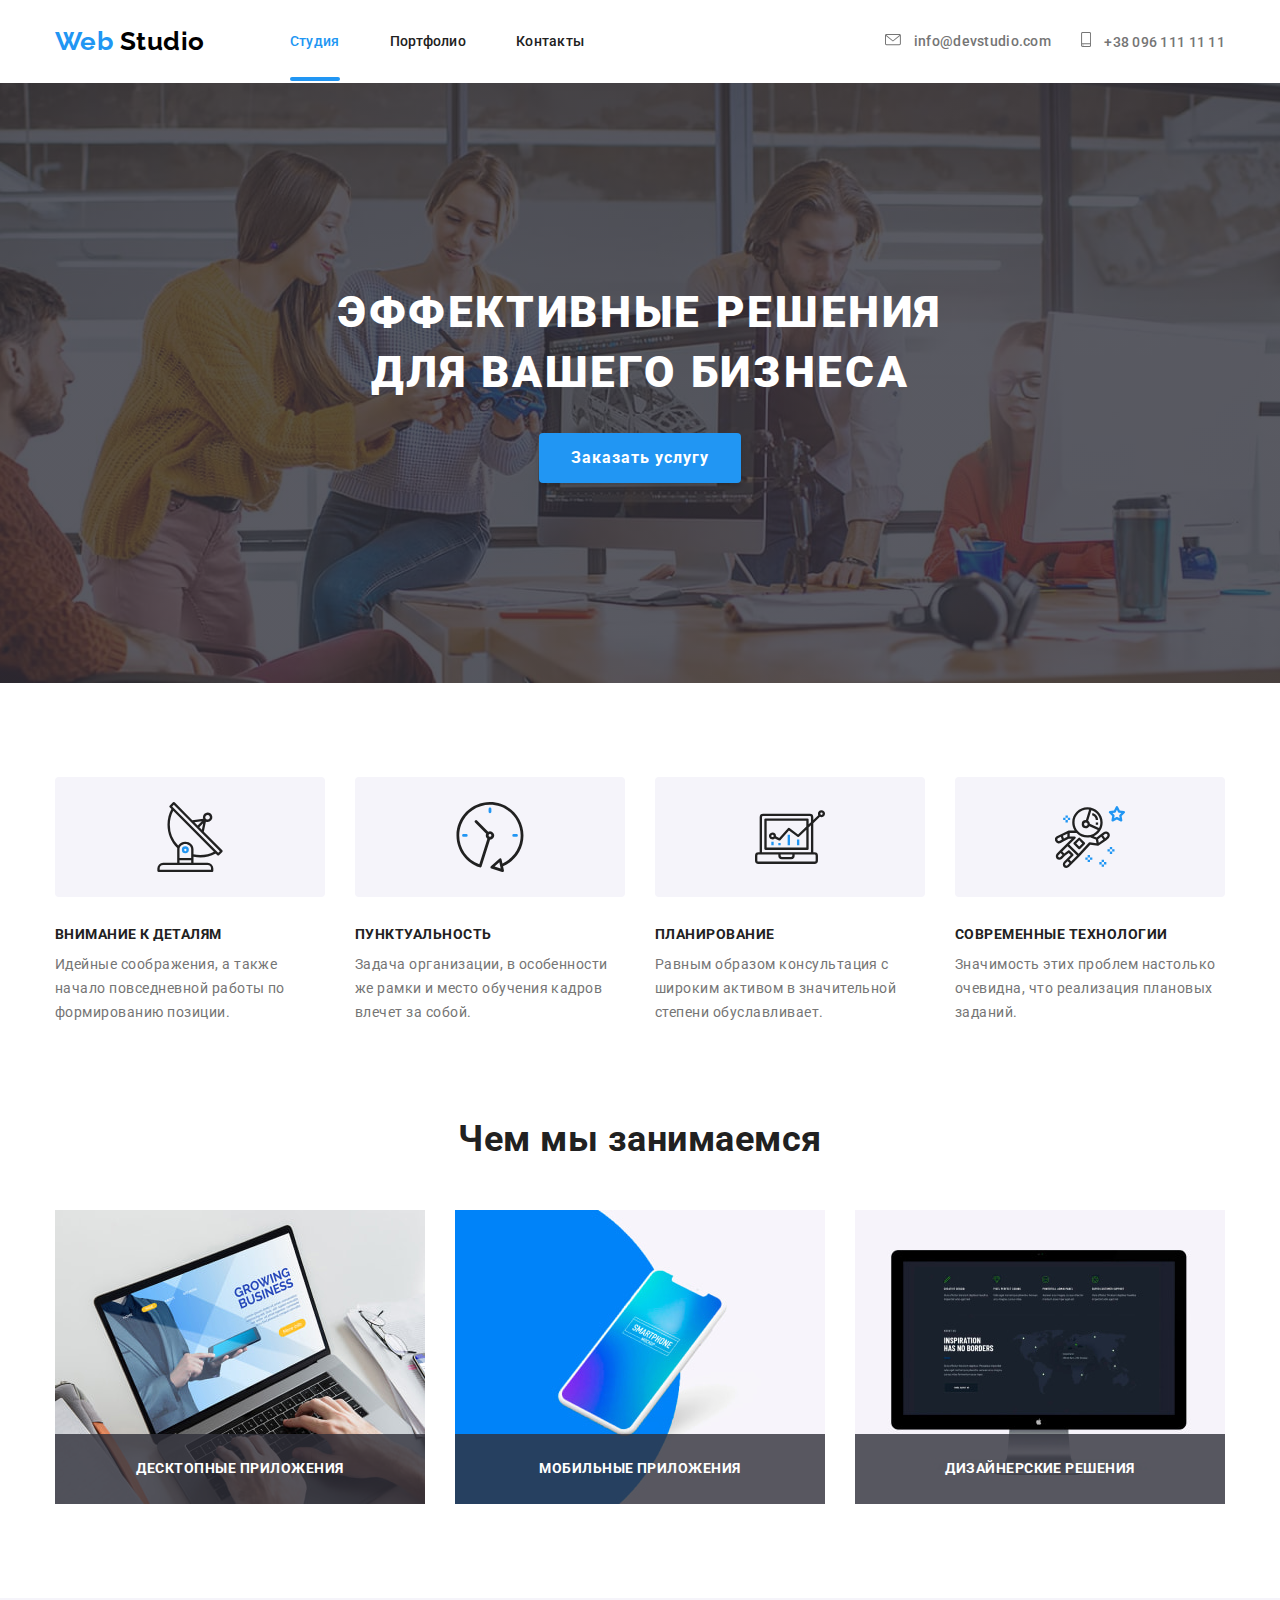
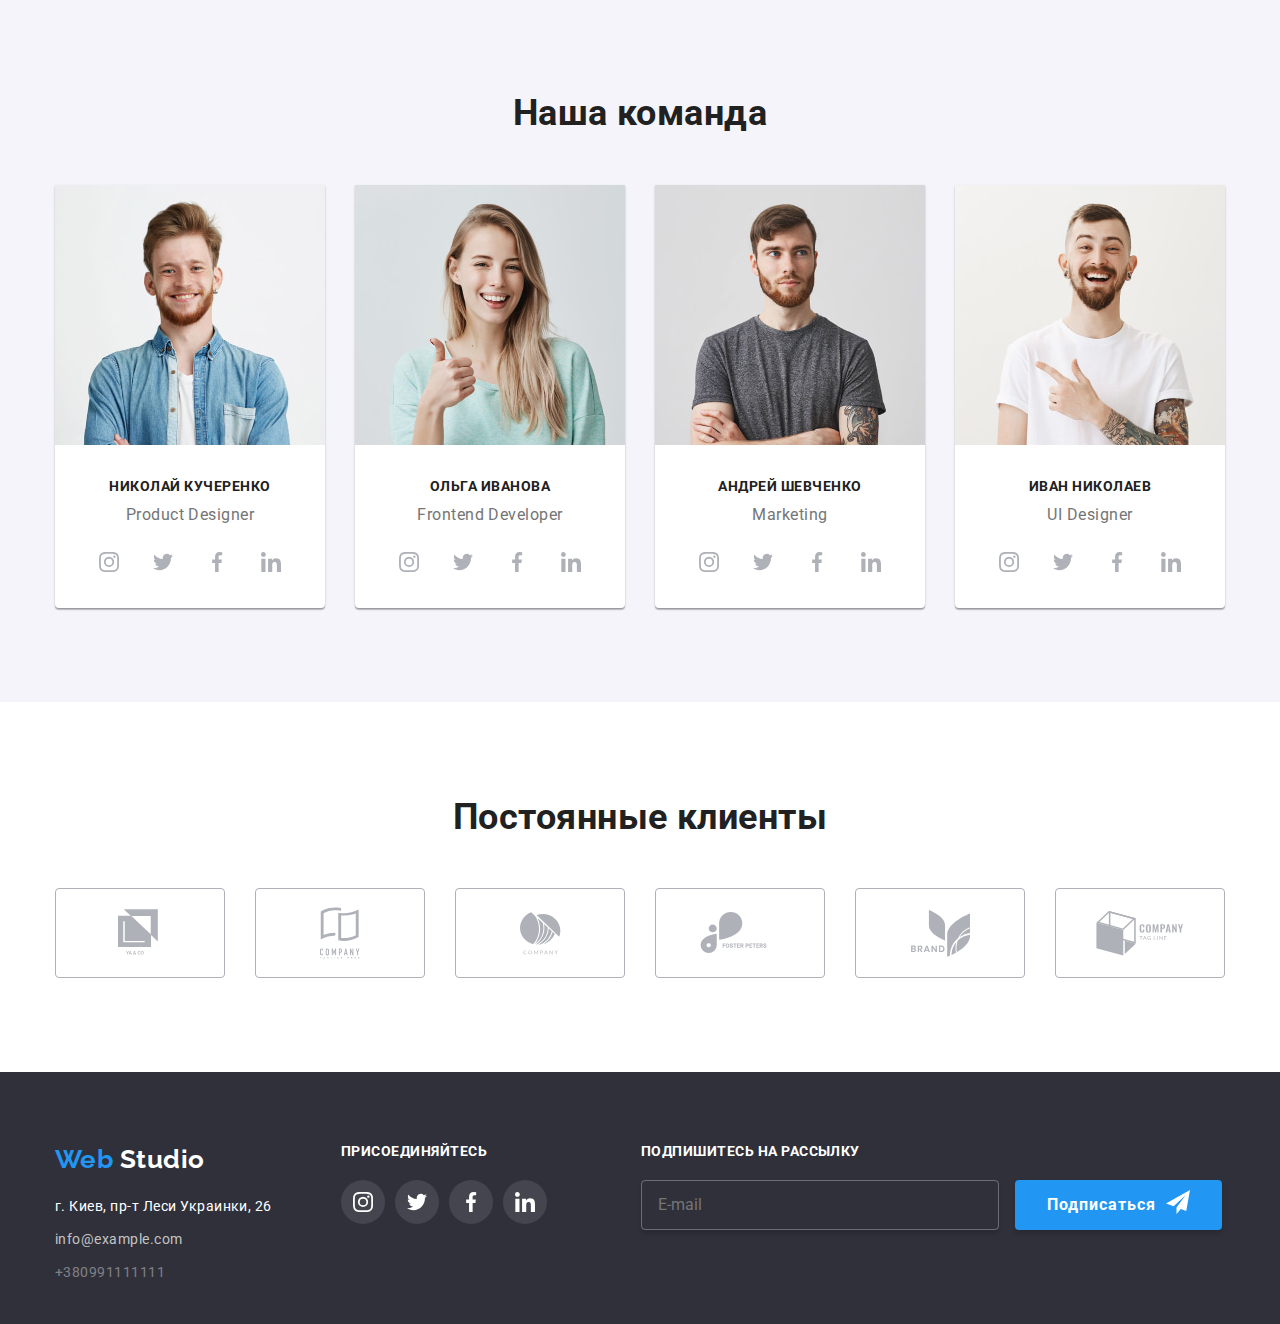
<file: index.html>
<!DOCTYPE html>
<html lang="ru">
  <head>
    <meta charset="UTF-8" />
    <meta name="viewport" content="width=device-width, initial-scale=1.0" />
    <title>Document</title>
    <link
      href="https://fonts.googleapis.com/css2?family=Raleway:wght@700&family=Roboto:wght@400;500;700;900&display=swap"
      rel="stylesheet"
    />
    <link
      rel="stylesheet"
      href="https://cdnjs.cloudflare.com/ajax/libs/modern-normalize/0.6.0/modern-normalize.min.css"
    />
    <link rel="stylesheet" href="./css/main.min.css" />
  </head>
  
  <body>
    <!-- Хедер -->
    <header>
      <div class="container header-flex">
        <nav class="header-flex">
          <a href="./index.html" class="logo-header list">
            Web
            <span class="logo-header-studio">Studio</span>
          </a>
          <ul class="site-nav header-flex list">
            <li class="item">
              <a href="./index.html" class="link current list">Студия</a>
            </li>
            <li class="item">
              <a href="./portfolio.html" class="link list">Портфолио</a>
            </li>
            <li class="item">
              <a href="" class="link list">Контакты</a>
            </li>
          </ul>
        </nav>

        <ul class="contacts header-flex list">
          <li class="main-item">
            <a href="mailto:info@devstudio.com" class="link list">
              <svg class="icon" width="16" height="12">
                <use href="./images/sprite.svg#envelope"></use>
              </svg>
              info@devstudio.com
            </a>
          </li>
          <li class="main-item">
            <a href="tel:+380961111111" class="link list">
              <svg class="icon" width="10" height="15">
                <use href="./images/sprite.svg#smartphone"></use>
              </svg>
              +38 096 111 11 11
            </a>
          </li>
        </ul>
      </div>
    </header>

    <!-- Мейн -->
    <main>
      <section class="hero">
        <h1 class="hero-title">Эффективные решения <br />для вашего бизнеса</h1>
        <button class="button" data-modal-open>Заказать услугу</button>
      </section>

      <!-- Преимущества -->
      <section class="section no-padding">
        <div class="container">
          <ul class="features list main-flex">
            <li class="main-item">
              <div class="features-img">
                <svg class="icon">
                  <use href="./images/sprite.svg#antenna1"></use>
                </svg>
              </div>
              <h3 class="features-subtitle">Внимание к деталям</h3>
              <p class="features-text">
                Идейные соображения, а также начало повседневной работы по
                формированию позиции.
              </p>
            </li>
            <li class="main-item">
              <div class="features-img">
                <svg class="icon">
                  <use href="./images/sprite.svg#clock1"></use>
                </svg>
              </div>
              <h3 class="features-subtitle">Пунктуальность</h3>
              <p class="features-text">
                Задача организации, в особенности же рамки и место обучения
                кадров влечет за собой.
              </p>
            </li>
            <li class="main-item">
              <div class="features-img">
                <svg class="icon">
                  <use href="./images/sprite.svg#diagram1"></use>
                </svg>
              </div>
              <h3 class="features-subtitle">Планирование</h3>
              <p class="features-text">
                Равным образом консультация с широким активом в значительной
                степени обуславливает.
              </p>
            </li>
            <li class="main-item">
              <div class="features-img">
                <svg class="icon">
                  <use href="./images/sprite.svg#astronaut1"></use>
                </svg>
              </div>
              <h3 class="features-subtitle">Современные технологии</h3>
              <p class="features-text">
                Значимость этих проблем настолько очевидна, что реализация
                плановых заданий.
              </p>
            </li>
          </ul>
        </div>
      </section>

      <!-- Специализация -->
      <section class="section">
        <div class="container">
          <h2 class="section-title">Чем мы занимаемся</h2>
          <ul class="specialization list main-flex">
            <li class="main-item">
              <a href="" class="list">
                <img
                  class="projects-img"
                  src="./images/desktop-app.jpg"
                  alt="Лептоп"
                  width="370"
                />
                <h3 class="specialization-subtitle">Десктопные приложения</h3>
              </a>
            </li>
            <li class="main-item">
              <a href="" class="list">
                <img
                  class="projects-img"
                  src="./images/mobile-app.jpg"
                  alt="Смартфон"
                  width="370"
                />
                <h3 class="specialization-subtitle">Мобильные приложения</h3>
              </a>
            </li>
            <li class="main-item">
              <a href="" class="list">
                <img
                  class="projects-img"
                  src="./images/design-decisions.jpg"
                  alt="ПК"
                  width="370"
                />
                <h3 class="specialization-subtitle">Дизайнерские решения</h3>
              </a>
            </li>
          </ul>
        </div>
      </section>

      <!-- Команда -->
      <section class="section work">
        <div class="container">
          <h2 class="section-title">Наша команда</h2>
          <ul class="team list main-flex">
            <li class="main-item">
              <img
                class="team-photo"
                src="./images/nikolay-kucherenko.jpg"
                alt="фото Николай Кучеренко"
                width="270"
              />
              <h3 class="team-subtitle">Николай Кучеренко</h3>
              <p class="team-text">Product Designer</p>
              <ul class="team-networks list main-flex">
                <li class="item">
                  <a
                    href=""
                    aria-label="instagram link"
                    class="social-link list"
                  >
                    <svg class="icon">
                      <use href="./images/sprite.svg#instagram"></use>
                    </svg>
                  </a>
                </li>
                <li class="item">
                  <a href="" aria-label="twitter link" class="social-link list">
                    <svg class="icon">
                      <use href="./images/sprite.svg#twitter"></use>
                    </svg>
                  </a>
                </li>
                <li class="item">
                  <a
                    href=""
                    aria-label="facebook link"
                    class="social-link list"
                  >
                    <svg class="icon">
                      <use href="./images/sprite.svg#facebook"></use>
                    </svg>
                  </a>
                </li>
                <li class="item">
                  <a
                    href=""
                    aria-label="linkedin link"
                    class="social-link list"
                  >
                    <svg class="icon">
                      <use href="./images/sprite.svg#linkedin"></use>
                    </svg>
                  </a>
                </li>
              </ul>
            </li>
            <li class="main-item">
              <img
                class="team-photo"
                src="./images/olga-ivanova.jpg"
                alt="фото Ольга Иванова"
                width="270"
              />
              <h3 class="team-subtitle">Ольга Иванова</h3>
              <p class="team-text">Frontend Developer</p>
              <ul class="team-networks list main-flex">
                <li class="item">
                  <a
                    href=""
                    aria-label="instagram link"
                    class="social-link list"
                  >
                    <svg class="icon">
                      <use href="./images/sprite.svg#instagram"></use>
                    </svg>
                  </a>
                </li>
                <li class="item">
                  <a href="" aria-label="twitter link" class="social-link list">
                    <svg class="icon">
                      <use href="./images/sprite.svg#twitter"></use>
                    </svg>
                  </a>
                </li>
                <li class="item">
                  <a
                    href=""
                    aria-label="facebook link"
                    class="social-link list"
                  >
                    <svg class="icon">
                      <use href="./images/sprite.svg#facebook"></use>
                    </svg>
                  </a>
                </li>
                <li class="item">
                  <a
                    href=""
                    aria-label="linkedin link"
                    class="social-link list"
                  >
                    <svg class="icon">
                      <use href="./images/sprite.svg#linkedin"></use>
                    </svg>
                  </a>
                </li>
              </ul>
            </li>
            <li class="main-item">
              <img
                class="team-photo"
                src="./images/andrey-shevchenko.jpg"
                alt="фото Андрей Шевченко"
                width="270"
              />
              <h3 class="team-subtitle">Андрей Шевченко</h3>
              <p class="team-text">Marketing</p>
              <ul class="team-networks list main-flex">
                <li class="item">
                  <a
                    href=""
                    aria-label="instagram link"
                    class="social-link list"
                  >
                    <svg class="icon">
                      <use href="./images/sprite.svg#instagram"></use>
                    </svg>
                  </a>
                </li>
                <li class="item">
                  <a href="" aria-label="twitter link" class="social-link list">
                    <svg class="icon">
                      <use href="./images/sprite.svg#twitter"></use>
                    </svg>
                  </a>
                </li>
                <li class="item">
                  <a
                    href=""
                    aria-label="facebook link"
                    class="social-link list"
                  >
                    <svg class="icon">
                      <use href="./images/sprite.svg#facebook"></use>
                    </svg>
                  </a>
                </li>
                <li class="item">
                  <a
                    href=""
                    aria-label="linkedin link"
                    class="social-link list"
                  >
                    <svg class="icon">
                      <use href="./images/sprite.svg#linkedin"></use>
                    </svg>
                  </a>
                </li>
              </ul>
            </li>
            <li class="main-item">
              <img
                class="team-photo"
                src="./images/ivan-nikolaev.jpg"
                alt="фото Иван Николаев"
                width="270"
              />
              <h3 class="team-subtitle">Иван Николаев</h3>
              <p class="team-text">UI Designer</p>
              <ul class="team-networks list main-flex">
                <li class="item">
                  <a
                    href=""
                    aria-label="instagram link"
                    class="social-link list"
                  >
                    <svg class="icon">
                      <use href="./images/sprite.svg#instagram"></use>
                    </svg>
                  </a>
                </li>
                <li class="item">
                  <a href="" aria-label="twitter link" class="social-link list">
                    <svg class="icon">
                      <use href="./images/sprite.svg#twitter"></use>
                    </svg>
                  </a>
                </li>
                <li class="item">
                  <a
                    href=""
                    aria-label="facebook link"
                    class="social-link list"
                  >
                    <svg class="icon">
                      <use href="./images/sprite.svg#facebook"></use>
                    </svg>
                  </a>
                </li>
                <li class="item">
                  <a
                    href=""
                    aria-label="linkedin link"
                    class="social-link list"
                  >
                    <svg class="icon">
                      <use href="./images/sprite.svg#linkedin"></use>
                    </svg>
                  </a>
                </li>
              </ul>
            </li>
          </ul>
        </div>
      </section>

      <!-- Клиенты -->
      <section class="section">
        <div class="container">
          <h2 class="section-title">Постоянные клиенты</h2>
          <ul class="clients list main-flex">
            <li class="main-item">
              <a
                href=""
                aria-label="logo client1 link"
                class="clients-link list"
              >
                <svg class="icon" width="44" height="49">
                  <use href="./images/sprite.svg#client1"></use>
                </svg>
              </a>
            </li>
            <li class="main-item">
              <a
                href=""
                aria-label="logo client2 link"
                class="clients-link list"
              >
                <svg class="icon" width="40" height="52">
                  <use href="./images/sprite.svg#client2"></use>
                </svg>
              </a>
            </li>
            <li class="main-item">
              <a
                href=""
                aria-label="logo client3 link"
                class="clients-link list"
              >
                <svg class="icon" width="41" height="43">
                  <use href="./images/sprite.svg#client3"></use>
                </svg>
              </a>
            </li>
            <li class="main-item">
              <a
                href=""
                aria-label="logo client4 link"
                class="clients-link list"
              >
                <svg class="icon" width="80" height="42">
                  <use href="./images/sprite.svg#client4"></use>
                </svg>
              </a>
            </li>
            <li class="main-item">
              <a
                href=""
                aria-label="logo client5 link"
                class="clients-link list"
              >
                <svg class="icon" width="59" height="47">
                  <use href="./images/sprite.svg#client5"></use>
                </svg>
              </a>
            </li>
            <li class="main-item">
              <a
                href=""
                aria-label="logo client6 link"
                class="clients-link list"
              >
                <svg class="icon" width="88" height="45">
                  <use href="./images/sprite.svg#client6"></use>
                </svg>
              </a>
            </li>
          </ul>
        </div>
      </section>
    </main>

    <!-- Футер -->
    <footer class="footer">
      <div class="container main-flex">
        <div class="foot-element-1">
          <a href="./index.html" class="logo-footer list">
            Web
            <span class="logo-footer-studio">Studio</span>
          </a>
          <address class="address">
            <span class="adr">г. Киев, пр-т Леси Украинки, 26</span>
            <a href="mailto:info@example.com" class="mail list"
              >info@example.com
            </a>
            <a href="tel:+380991111111" class="telephone list">+380991111111</a>
          </address>
        </div>

        <div class="foot-element-2">
          <b class="social">присоединяйтесь</b>
          <ul class="footer-networks list main-flex">
            <li class="item">
              <a
                href=""
                aria-label="instagram link"
                class="social-link list"
              >
                <svg class="icon">
                  <use href="./images/sprite.svg#instagram"></use>
                </svg>
              </a>
            </li>
            <li class="item">
              <a
                href=""
                aria-label="twitter link"
                class="social-link list"
              >
                <svg class="icon">
                  <use href="./images/sprite.svg#twitter"></use>
                </svg>
              </a>
            </li>
            <li class="item">
              <a
                href=""
                aria-label="facebook link"
                class="social-link list"
              >
                <svg class="icon">
                  <use href="./images/sprite.svg#facebook"></use>
                </svg>
              </a>
            </li>
            <li class="item">
              <a
                href=""
                aria-label="linkedin link"
                class="social-link list"
              >
                <svg class="icon">
                  <use href="./images/sprite.svg#linkedin"></use>
                </svg>
              </a>
            </li>
          </ul>
        </div>

        <div>
          <b class="social">подпишитесь на рассылку</b>
          <div class="mailing">
            <form>
              <input
                type="email"
                name="email"
                id="email"
                placeholder="E-mail"
                class="input-email"
              />
              <button type="submit" class="button list">
                Подписаться
                <svg class="icon">
                  <use href="./images/sprite.svg#send"></use>
                </svg>
              </button>
            </form>
          </div>
        </div>

      </div>
    </footer>

    <div class="backdrop is-hidden" data-modal>
      <div class="modal">
        <button data-modal-close class="button-close">
          <svg class="icon">
            <use href="./images/sprite.svg#close"></use>
          </svg>
        </button>

        <form autocomplete="off" class="order-form">
          <b class="order-title">Оставьте свои данные, мы вам перезвоним</b>

          <div class="order-field">
            <input type="text" class="order-form-input" name="name" id="name" placeholder=" "/>
            <label for="name" class="order-form-label">Имя</label>
            <svg class="icon">
              <use href="./images/sprite.svg#person"></use>
            </svg>
          </div>

          <div class="order-field">
            <input type="tel" class="order-form-input" name="tel" id="tel" placeholder=" "/>
            <label for="tel" class="order-form-label">Телефон</label>
            <svg class="icon">
              <use href="./images/sprite.svg#phone"></use>
            </svg>
          </div>

          <div class="order-field">
            <input type="email" class="order-form-input" name="mail" id="mail" placeholder=" "/>
            <label for="mail" class="order-form-label">Почта</label>
            <svg class="icon">
              <use href="./images/sprite.svg#email"></use>
            </svg>
          </div>

          <div class="order-field-comment">
            <textarea name="comment" class="order-form-input" id="comment" rows="6" placeholder=" "></textarea>
            <label for="comment" class="order-form-label comment">Комментарий</label>
          </div>

          <div class="order-field-subscribe">
            <label>
              <input class="checkbox-input"
              type="checkbox"
              name="subscribe"
              value="subscribe"
              />
              <span class="checkbox-text">Соглашаюсь с рассылкой и принимаю
                <a href="" class="checkbox-link">Условия договора</a>
              </span>
            </label>
          </div>
  
          <button type="submit" class="button">Отправить</button>

        </form>

      </div>
    </div>

    <script src="./js/modal.js"></script>
  </body>
</html>
</file>
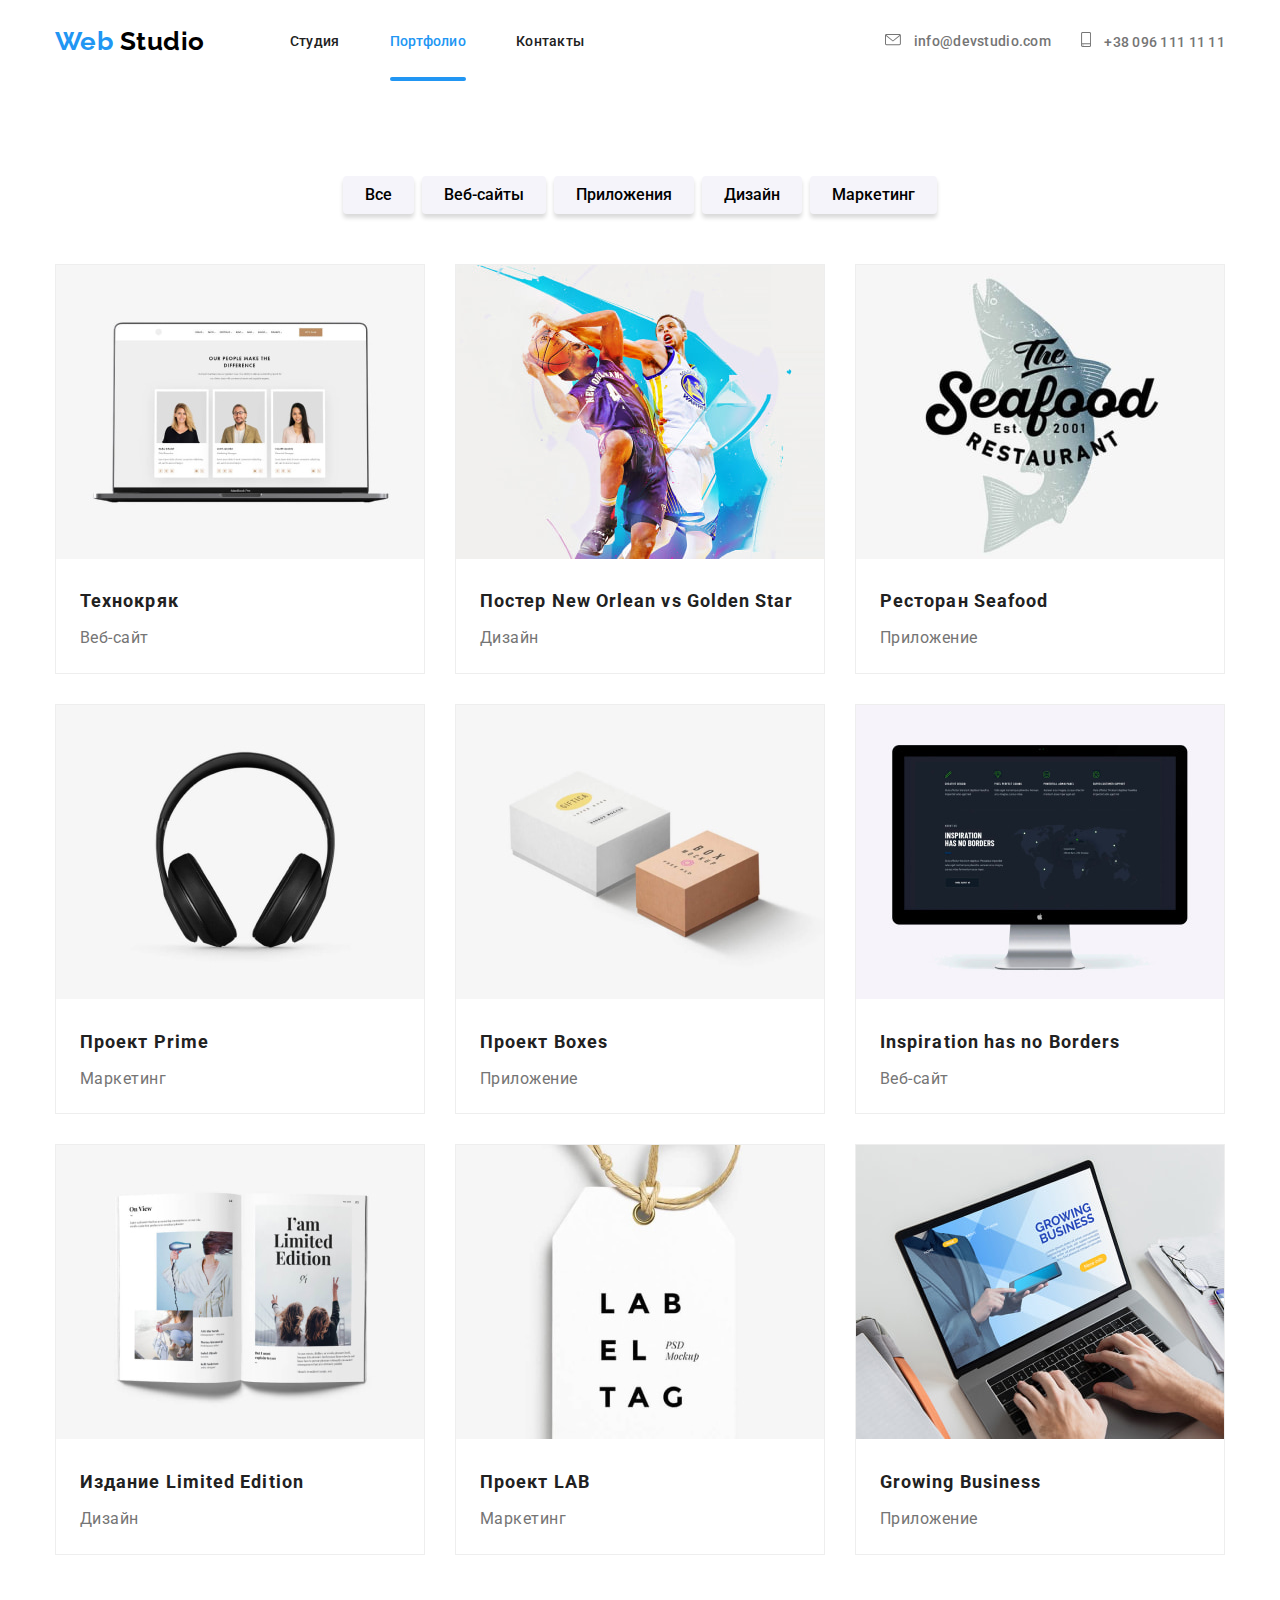
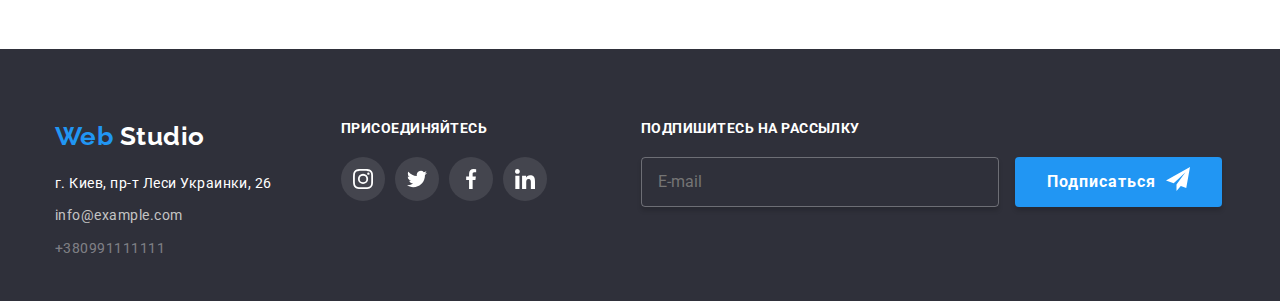
<file: portfolio.html>
<!DOCTYPE html>
<html lang="ru">
  <head>
    <meta charset="UTF-8" />
    <meta name="viewport" content="width=device-width, initial-scale=1.0" />
    <title>Document</title>
    <link 
        href="https://fonts.googleapis.com/css2?family=Raleway:wght@700&family=Roboto:wght@400;500;700;900&display=swap" 
        rel="stylesheet">
    <link rel="stylesheet" href="./css/main.min.css">
  </head>
  <body>

    <!-- Хедер -->
    <header class="page-header">
      <div class="container header-flex">
        <nav class="header-flex">
          <a href="./index.html" class="logo-header list">
            Web
            <span class="logo-header-studio">Studio</span>
          </a>
          <ul class="site-nav header-flex list">
            <li class="item"><a href="./index.html" class="link list">Студия</a></li>
            <li class="item"><a href="./portfolio.html" class="link  current list">Портфолио</a></li>
            <li class="item"><a href="" class="link list">Контакты</a></li>
          </ul>
        </nav>
  
        <ul class="contacts header-flex list">
          <li class="main-item">
            <a href="mailto:info@devstudio.com" class="link list">
              <svg class="icon" width="16" height="12">
                <use href="./images/sprite.svg#envelope"></use>
              </svg>
              info@devstudio.com
            </a>
          </li>
          <li class="main-item">
            <a href="tel:+380961111111" class="link list">
              <svg class="icon" width="10" height="15">
                <use href="./images/sprite.svg#smartphone"></use>
              </svg>
              +38 096 111 11 11
            </a>
          </li>
        </ul>
      </div>
    </header>

    <!-- Мейн -->
    <main>
        <!-- Проекты -->
        <section class="section-projects">
          <div class="container">
            <h1 class="projects-title" hidden>Проекты</h1>
            <ul class="filters list filters-flex">
                <li class="filters-item"><button type="button" class="filters-button">Все</button></li>
                <li class="filters-item"><button type="button" class="filters-button">Веб-сайты</button></li>
                <li class="filters-item"><button type="button" class="filters-button">Приложения</button></li>
                <li class="filters-item"><button type="button" class="filters-button">Дизайн</button></li>
                <li class="filters-item"><button type="button" class="filters-button">Маркетинг</button></li>
            </ul>
            
            <ul class="projects list projects-flex">
                <li class="projects-item">
                    <a href="" class="link list">
                        <div class="projects-img">
                          <img src="./images/project1.jpg" alt="Проект 1">
                          <p class="projects-description">Технокряк это современная площадка распространения коронавируса. Компании используют эту платформу для цифрового шпионажа и атак на защищённые сервера конкурентов.</p>
                        </div>
                        <div>
                          <h2 class="projects-title">Технокряк</h2>
                          <p class="projects-text">Веб-сайт</p>
                        </div>
                    </a>
                </li>
                <li class="projects-item">
                    <a href="" class="link list">
                        <div class="projects-img">
                          <img src="./images/project2.jpg" alt="Проект 2">
                          <p class="projects-description">Технокряк это современная площадка распространения коронавируса. Компании используют эту платформу для цифрового шпионажа и атак на защищённые сервера конкурентов.</p>
                        </div>
                        <div>
                          <h2 class="projects-title">Постер New Orlean vs Golden Star</h2>
                          <p class="projects-text">Дизайн</p>
                        </div>
                    </a>
                </li>
                <li class="projects-item">
                    <a href="" class="link list">
                        <div class="projects-img">
                          <img src="./images/project3.jpg" alt="Проект 3">
                          <p class="projects-description">Технокряк это современная площадка распространения коронавируса. Компании используют эту платформу для цифрового шпионажа и атак на защищённые сервера конкурентов.</p>
                        </div>
                        <div>
                          <h2 class="projects-title">Ресторан Seafood</h2>
                          <p class="projects-text">Приложение</p>
                        </div>
                    </a>
                </li>
                <li class="projects-item">
                    <a href="" class="link list">
                        <div class="projects-img">
                          <img src="./images/project4.jpg" alt="Проект 4">
                          <p class="projects-description">Технокряк это современная площадка распространения коронавируса. Компании используют эту платформу для цифрового шпионажа и атак на защищённые сервера конкурентов.</p>
                        </div>
                        <div>
                          <h2 class="projects-title">Проект Prime</h2>
                          <p class="projects-text">Маркетинг</p>
                        </div>
                    </a>
                </li>
                <li class="projects-item">
                    <a href="" class="link list">
                        <div class="projects-img">
                          <img src="./images/project5.jpg" alt="Проект 5">
                          <p class="projects-description">Технокряк это современная площадка распространения коронавируса. Компании используют эту платформу для цифрового шпионажа и атак на защищённые сервера конкурентов.</p>
                        </div>
                        <div>
                          <h2 class="projects-title">Проект Boxes</h2>
                          <p class="projects-text">Приложение</p>
                        </div>
                    </a>
                </li>
                <li class="projects-item">
                    <a href="" class="link list">
                        <div class="projects-img">
                          <img src="./images/project6.jpg" alt="Проект 6">
                          <p class="projects-description">Технокряк это современная площадка распространения коронавируса. Компании используют эту платформу для цифрового шпионажа и атак на защищённые сервера конкурентов.</p>
                        </div>
                        <div>
                          <h2 class="projects-title">Inspiration has no Borders</h2>
                          <p class="projects-text">Веб-сайт</p>
                        </div>
                    </a>
                </li>
                <li class="projects-item">
                    <a href="" class="link list">
                        <div class="projects-img">
                          <img src="./images/project7.jpg" alt="Проект 7">
                          <p class="projects-description">Технокряк это современная площадка распространения коронавируса. Компании используют эту платформу для цифрового шпионажа и атак на защищённые сервера конкурентов.</p>
                        </div>
                        <div>
                          <h2 class="projects-title">Издание Limited Edition</h2>
                          <p class="projects-text">Дизайн</p>
                        </div>
                    </a>
                </li>
                <li class="projects-item">
                    <a href="" class="link list">
                        <div class="projects-img">
                          <img src="./images/project8.jpg" alt="Проект 8">
                          <p class="projects-description">Технокряк это современная площадка распространения коронавируса. Компании используют эту платформу для цифрового шпионажа и атак на защищённые сервера конкурентов.</p>
                        </div>
                        <div>
                          <h2 class="projects-title">Проект LAB</h2>
                          <p class="projects-text">Маркетинг</p>
                        </div>
                    </a>
                </li>
                <li class="projects-item">
                    <a href="" class="link list">
                        <div class="projects-img">
                          <img src="./images/project9.jpg" alt="Проект 9">
                          <p class="projects-description">Технокряк это современная площадка распространения коронавируса. Компании используют эту платформу для цифрового шпионажа и атак на защищённые сервера конкурентов.</p>
                        </div>
                        <div>
                          <h2 class="projects-title">Growing Business</h2>
                          <p class="projects-text">Приложение</p>
                        </div>
                    </a>
                </li>
            </ul>
          </div>
        </section>
    
    </main>

    <!-- Футер -->
    <footer class="footer">
      <div class="container main-flex">
        <div class="foot-element-1">
          <a href="./index.html" class="logo-footer list">
            Web
            <span class="logo-footer-studio">Studio</span>
          </a>
          <address class="address">
            <span class="adr">г. Киев, пр-т Леси Украинки, 26</span>
            <a href="mailto:info@example.com" class="mail list"
              >info@example.com
            </a>
            <a href="tel:+380991111111" class="telephone list">+380991111111</a>
          </address>
        </div>

        <div class="foot-element-2">
          <b class="social">присоединяйтесь</b>
          <ul class="footer-networks list main-flex">
            <li class="item">
              <a href="" aria-label="instagram link" class="social-link list">
                <svg class="icon">
                  <use href="./images/sprite.svg#instagram"></use>
                </svg>
              </a>
            </li>
            <li class="item">
              <a href="" aria-label="twitter link" class="social-link list">
                <svg class="icon">
                  <use href="./images/sprite.svg#twitter"></use>
                </svg>
              </a>
            </li>
            <li class="item">
              <a href="" aria-label="facebook link" class="social-link list">
                <svg class="icon">
                  <use href="./images/sprite.svg#facebook"></use>
                </svg>
              </a>
            </li>
            <li class="item">
              <a href="" aria-label="linkedin link" class="social-link list">
                <svg class="icon">
                  <use href="./images/sprite.svg#linkedin"></use>
                </svg>
              </a>
            </li>
          </ul>
        </div>

        <div>
          <b class="social">подпишитесь на рассылку</b>
          <div class="mailing">
            <form>
              <input
                type="email"
                name="email"
                id="email"
                placeholder="E-mail"
                class="input-email"
              />
              <button type="submit" class="button list">
                Подписаться
                <svg class="icon">
                  <use href="./images/sprite.svg#send"></use>
                </svg>
              </button>
            </form>
          </div>
        </div>

      </div>
    </footer>
  </body>
</html>
</file>
<file: css/main.min.css>
/*! modern-normalize v0.7.0 | MIT License | https://github.com/sindresorhus/modern-normalize */*,*::before,*::after{-webkit-box-sizing:border-box;box-sizing:border-box}:root{-moz-tab-size:4;-o-tab-size:4;tab-size:4}html{line-height:1.15;-webkit-text-size-adjust:100%}body{margin:0}body{font-family:system-ui,-apple-system,"Segoe UI",Roboto,Helvetica,Arial,sans-serif,"Apple Color Emoji","Segoe UI Emoji"}hr{height:0}abbr[title]{-webkit-text-decoration:underline dotted;text-decoration:underline dotted}b,strong{font-weight:bolder}code,kbd,samp,pre{font-family:ui-monospace, SFMono-Regular, Consolas, 'Liberation Mono', Menlo, monospace;font-size:1em}small{font-size:80%}sub,sup{font-size:75%;line-height:0;position:relative;vertical-align:baseline}sub{bottom:-0.25em}sup{top:-0.5em}button,input,optgroup,select,textarea{font-family:inherit;font-size:100%;line-height:1.15;margin:0}button,select{text-transform:none}button,[type='button'],[type='reset'],[type='submit']{-webkit-appearance:button}button::-moz-focus-inner,[type='button']::-moz-focus-inner,[type='reset']::-moz-focus-inner,[type='submit']::-moz-focus-inner{border-style:none;padding:0}button:-moz-focusring,[type='button']:-moz-focusring,[type='reset']:-moz-focusring,[type='submit']:-moz-focusring{outline:1px dotted ButtonText}legend{padding:0}progress{vertical-align:baseline}[type='number']::-webkit-inner-spin-button,[type='number']::-webkit-outer-spin-button{height:auto}[type='search']{-webkit-appearance:textfield;outline-offset:-2px}[type='search']::-webkit-search-decoration{-webkit-appearance:none}::-webkit-file-upload-button{-webkit-appearance:button;font:inherit}summary{display:list-item}.list{list-style:none;text-decoration:none;padding:0px;margin:0px}body{background-color:#fff;color:#212121;font-family:Roboto,sans-serif;letter-spacing:0.03em}.section{padding-top:94px;padding-bottom:94px}.section-title{margin-top:0px;margin-bottom:50px;font-weight:700;font-size:36px;line-height:1.17;text-align:center}.section.no-padding{padding-top:94px;padding-bottom:0px}.main-flex{display:-webkit-box;display:-ms-flexbox;display:flex}.main-item:not(:last-child){margin-right:30px}.container{margin-left:auto;margin-right:auto;width:1200px;padding-left:15px;padding-right:15px}.button{display:-webkit-inline-box;display:-ms-inline-flexbox;display:inline-flex;border-radius:4px;padding:10px 32px;min-width:200px;border:none;outline:none;-webkit-box-shadow:0px 4px 4px rgba(0,0,0,0.15);box-shadow:0px 4px 4px rgba(0,0,0,0.15);background-color:#2196f3;color:#fff;font-family:inherit;font-weight:700;font-size:16px;line-height:1.87;text-align:center;letter-spacing:0.06em;cursor:pointer}.logo-header,.logo-footer{color:#2196f3;font-family:Raleway,sans-serif;font-weight:700;font-size:26px;line-height:1.19}.team-networks .social-link,.footer-networks .social-link,.features-img,.clients .clients-link{display:-webkit-inline-box;display:-ms-inline-flexbox;display:inline-flex;-webkit-box-align:center;-ms-flex-align:center;align-items:center;-webkit-box-pack:center;-ms-flex-pack:center;justify-content:center}.team-networks .social-link .icon,.footer-networks .social-link .icon{width:20px;height:20px}.checkbox-input{position:absolute;width:1px;height:1px;margin:-1px;border:0;padding:0;clip:rect(0 0 0 0);overflow:hidden}.logo-header{margin-right:85px}.logo-header-studio{color:#000}.logo-footer{display:block;margin-bottom:20px}.logo-footer-studio{color:#fff}.header-flex{display:-webkit-box;display:-ms-flexbox;display:flex;-webkit-box-align:center;-ms-flex-align:center;align-items:center}.site-nav .item:not(:last-child){margin-right:50px}.site-nav .link{display:block;padding:32px 0px;color:#212121;font-weight:500;font-size:14px;line-height:1.14;letter-spacing:0.02em;-webkit-transition:250ms cubic-bezier(0.4, 0, 0.2, 1);transition:250ms cubic-bezier(0.4, 0, 0.2, 1)}.site-nav .link:hover,.site-nav .link:focus{color:#2196f3}.site-nav .link.current{color:#2196f3}.site-nav .link.current::after{content:'';position:absolute;bottom:0;left:0;height:4px;width:100%;background-color:#2196f3;border-radius:2px}.contacts{margin-left:auto}.contacts .link{display:block;padding:32px 0px;color:#757575;font-weight:500;font-size:14px;line-height:1.14;letter-spacing:0.02em;-webkit-transition:250ms cubic-bezier(0.4, 0, 0.2, 1);transition:250ms cubic-bezier(0.4, 0, 0.2, 1)}.contacts .link:hover,.contacts .link:focus{color:#2196f3}.contacts .link .icon{margin-right:10px;fill:#757575;-webkit-transition:250ms cubic-bezier(0.4, 0, 0.2, 1);transition:250ms cubic-bezier(0.4, 0, 0.2, 1)}.contacts .link:hover .icon,.contacts .link:focus .icon{fill:#2196f3}.link{position:relative}.backdrop{position:fixed;top:0;left:0;width:100%;height:100%;background-color:rgba(0,0,0,0.2);opacity:1;-webkit-transition:opacity 500ms cubic-bezier(0.4, 0, 0.2, 1);transition:opacity 500ms cubic-bezier(0.4, 0, 0.2, 1)}.backdrop.is-hidden{opacity:0;pointer-events:none}.backdrop.is-hidden .modal{-webkit-transform:translate(-50%, -50%) scale(1);transform:translate(-50%, -50%) scale(1)}.modal{position:absolute;top:50%;left:50%;-webkit-transform:translate(-50%, -50%) scale(0.9);transform:translate(-50%, -50%) scale(0.9);max-width:calc(100% - 40px);max-height:calc(100% - 30px);padding:40px;overflow:auto;background-color:#fff;-webkit-box-shadow:0px 2px 1px rgba(0,0,0,0.2),0px 1px 1px rgba(0,0,0,0.14),0px 1px 3px rgba(0,0,0,0.12);box-shadow:0px 2px 1px rgba(0,0,0,0.2),0px 1px 1px rgba(0,0,0,0.14),0px 1px 3px rgba(0,0,0,0.12);border-radius:4px;-webkit-transition:-webkit-transform 250ms cubic-bezier(0.4, 0, 0.2, 1);transition:-webkit-transform 250ms cubic-bezier(0.4, 0, 0.2, 1);transition:transform 250ms cubic-bezier(0.4, 0, 0.2, 1);transition:transform 250ms cubic-bezier(0.4, 0, 0.2, 1), -webkit-transform 250ms cubic-bezier(0.4, 0, 0.2, 1)}.modal .icon{width:18px;height:18px}.modal .button{padding:10px 55px;min-width:200px}.button-close{position:absolute;top:8px;right:8px;display:-webkit-box;display:-ms-flexbox;display:flex;-webkit-box-align:center;-ms-flex-align:center;align-items:center;border:1px solid rgba(0,0,0,0.1);border-radius:100%;width:30px;height:30px;background-color:#fff;cursor:pointer}.button-close:hover .icon,.button-close:focus .icon{fill:#2196f3}.order-title{display:block;margin-bottom:30px;font-size:20px}.order-field{position:relative;margin-bottom:28px}.order-field-comment{position:relative;margin-bottom:20px}.order-field-comment textarea{padding:12px 16px;resize:none}.order-field-subscribe{margin-bottom:30px}.order-field .icon{position:absolute;top:50%;left:16px;-webkit-transform:translateY(-50%);transform:translateY(-50%)}.order-form{display:block;text-align:center}.order-form-input{padding:12px 18px 12px 42px;width:100%;border:1px solid rgba(33,33,33,0.2);border-radius:4px;font:inherit;-webkit-transition:250ms cubic-bezier(0.4, 0, 0.2, 1);transition:250ms cubic-bezier(0.4, 0, 0.2, 1)}.order-form-input:focus{outline:none;border:1px solid #2196f3}.order-form-input:focus ~ .icon{fill:#2196f3}.order-form-input:focus+.order-form-label{color:#2196f3}.order-form-input:focus+.order-form-label,.order-form-input:not(:placeholder-shown)+.order-form-label{-webkit-transform:translateY(-40px) translateX(16px);transform:translateY(-40px) translateX(16px)}.order-form-input:focus+.order-form-label.comment,.order-form-input:not(:placeholder-shown)+.order-form-label.comment{-webkit-transform:translateY(-30px);transform:translateY(-30px)}.order-form-label{position:absolute;top:50%;left:0;-webkit-transform:translateY(-50%) translateX(42px);transform:translateY(-50%) translateX(42px);-webkit-transition:250ms cubic-bezier(0.4, 0, 0.2, 1);transition:250ms cubic-bezier(0.4, 0, 0.2, 1);font-size:14px;color:#757575}.order-form-label.comment{position:absolute;top:12px;left:16px;-webkit-transform:translateY(0px);transform:translateY(0px);-webkit-transition:250ms cubic-bezier(0.4, 0, 0.2, 1);transition:250ms cubic-bezier(0.4, 0, 0.2, 1);font-size:14px;color:#757575}.checkbox-text{display:-webkit-inline-box;display:-ms-inline-flexbox;display:inline-flex;-webkit-box-align:center;-ms-flex-align:center;align-items:center;font-size:14px;color:#757575}.checkbox-input ~ .checkbox-text::before{content:'';display:block;-ms-flex-negative:0;flex-shrink:0;margin-right:8px;width:16px;height:16px;border:2px solid #212121;border-radius:3px;-webkit-transition:250ms cubic-bezier(0.4, 0, 0.2, 1);transition:250ms cubic-bezier(0.4, 0, 0.2, 1)}.checkbox-input:checked ~ .checkbox-text::before{background-color:#2196f3;border-color:transparent;background-image:url("../images/icon-check.svg");background-size:contain;background-repeat:no-repeat;background-position:center}.checkbox-link{margin-left:4px;margin-right:4px;color:#2196f3}.team-networks{padding:0px 32px 24px 32px}.team-networks .item:not(:last-child){margin-right:10px}.team-networks .social-link{width:44px;height:44px;border-radius:50%;background-color:#fff;-webkit-transition:250ms cubic-bezier(0.4, 0, 0.2, 1);transition:250ms cubic-bezier(0.4, 0, 0.2, 1)}.team-networks .social-link:hover,.team-networks .social-link:focus{background-color:#2196f3}.team-networks .social-link:hover .icon,.team-networks .social-link:focus .icon{fill:#fff}.team-networks .social-link .icon{fill:#afb1b8;-webkit-transition:250ms cubic-bezier(0.4, 0, 0.2, 1);transition:250ms cubic-bezier(0.4, 0, 0.2, 1)}.footer-networks .item:not(:last-child){margin-right:10px}.footer-networks .social-link{width:44px;height:44px;border-radius:50%;background-color:rgba(255,255,255,0.1);-webkit-transition:250ms cubic-bezier(0.4, 0, 0.2, 1);transition:250ms cubic-bezier(0.4, 0, 0.2, 1)}.footer-networks .social-link:hover,.footer-networks .social-link:focus{background-color:#2196f3}.footer-networks .social-link .icon{fill:#fff}.hero{max-width:1600px;min-height:600px;margin-left:auto;margin-right:auto;background-image:-webkit-gradient(linear, left top, right top, from(rgba(47,48,58,0.8)), to(rgba(47,48,58,0.8))),url(../images/header-img.jpg);background-image:linear-gradient(to right, rgba(47,48,58,0.8), rgba(47,48,58,0.8)),url(../images/header-img.jpg);background-repeat:no-repeat;background-position:center;background-size:cover;background-color:#000;text-align:center}.hero-title{margin-top:0px;margin-bottom:30px;padding-top:200px;color:#fff;font-weight:900;font-size:44px;line-height:1.36;letter-spacing:0.06em;text-transform:uppercase}.features-img{margin-top:0px;margin-bottom:30px;border:none;border-radius:4px;width:270px;height:120px;background-color:#f5f4fa}.features-subtitle{margin-top:0px;margin-bottom:10px;font-size:14px;line-height:1.14;text-transform:uppercase}.features-text{margin-top:0px;margin-bottom:0px;color:#757575;font-weight:400;font-size:14px;line-height:1.7}.features-img .icon{width:70px;height:70px}.specialization .main-item{position:relative}.specialization-subtitle{margin:0px;padding:27px;border:none;width:370px;height:70px;background-color:rgba(47,48,58,0.8);position:absolute;bottom:0px;color:#fff;font-size:14px;line-height:1.14;text-align:center;text-transform:uppercase}.team-subtitle{margin-top:0;margin-bottom:10px;font-size:14px;line-height:1.14;text-align:center;text-transform:uppercase}.team .main-item{border:none;width:270px;-webkit-box-shadow:0px 2px 1px rgba(0,0,0,0.2),0px 1px 1px rgba(0,0,0,0.14),0px 1px 3px rgba(0,0,0,0.12);box-shadow:0px 2px 1px rgba(0,0,0,0.2),0px 1px 1px rgba(0,0,0,0.14),0px 1px 3px rgba(0,0,0,0.12);border-radius:0px 0px 4px 4px;background-color:#fff}.team-photo{margin-bottom:30px}.work{background-color:#f5f4fa}.team-text{margin-top:0;margin-bottom:16px;color:#757575;font-weight:400;font-size:16px;line-height:1.19;text-align:center}.clients .clients-link{width:170px;height:90px;border:1px solid #afb1b8;border-radius:4px;-webkit-transition:250ms cubic-bezier(0.4, 0, 0.2, 1);transition:250ms cubic-bezier(0.4, 0, 0.2, 1)}.clients .clients-link:hover,.clients .clients-link:focus{border-color:#2196f3}.clients .clients-link:hover .icon,.clients .clients-link:focus .icon{--color3: #2196f3}.clients-link .icon{--color3: #afb1b8;-webkit-transition:250ms cubic-bezier(0.4, 0, 0.2, 1);transition:250ms cubic-bezier(0.4, 0, 0.2, 1)}.footer{padding-top:72px;min-height:252px;background-color:#2f303a}.foot-element-1{margin-right:69px}.foot-element-2{margin-right:94px}.address{display:-webkit-box;display:-ms-flexbox;display:flex;-webkit-box-orient:vertical;-webkit-box-direction:normal;-ms-flex-direction:column;flex-direction:column;font-style:normal;font-weight:400;font-size:14px;line-height:1.7}.adr{margin-bottom:9px;color:#fff}.mail{margin-bottom:9px;color:#c4c4c4;-webkit-transition:250ms cubic-bezier(0.4, 0, 0.2, 1);transition:250ms cubic-bezier(0.4, 0, 0.2, 1)}.mail:hover,.mail:focus{color:#2196f3}.telephone{color:rgba(255,255,255,0.4);-webkit-transition:250ms cubic-bezier(0.4, 0, 0.2, 1);transition:250ms cubic-bezier(0.4, 0, 0.2, 1)}.telephone:hover,.telephone:focus{color:#2196f3}.social{display:block;margin-bottom:20px;color:#fff;font-weight:700;font-size:14px;line-height:1.14;text-transform:uppercase}.button .icon{margin-left:10px;width:24px;height:24px;fill:#fff}.input-email{margin-right:12px;padding:15px 16px;width:358px;background-color:inherit;border:1px solid rgba(255,255,255,0.3);border-radius:4px;-webkit-box-shadow:0px 4px 4px rgba(0,0,0,0.15);box-shadow:0px 4px 4px rgba(0,0,0,0.15);color:#fff}.mailing{display:-webkit-box;display:-ms-flexbox;display:flex}.section-projects{padding-top:93px;padding-bottom:94px}.filters-flex{display:-webkit-box;display:-ms-flexbox;display:flex;-webkit-box-pack:center;-ms-flex-pack:center;justify-content:center}.filters{padding-bottom:50px}.filters-item:not(:last-child){margin-right:8px}.filters-button{border-radius:4px;padding:6px 22px;border:none;outline:none;-webkit-box-shadow:0px 4px 4px rgba(0,0,0,0.15);box-shadow:0px 4px 4px rgba(0,0,0,0.15);background-color:#f5f4fa;font-family:inherit;font-weight:500;font-size:16px;line-height:1.62;text-align:center;cursor:pointer;-webkit-transition:250ms cubic-bezier(0.4, 0, 0.2, 1);transition:250ms cubic-bezier(0.4, 0, 0.2, 1)}.filters-button:hover,.filters-button:focus{background-color:#2196f3;color:#fff;-webkit-box-shadow:0px 2px 2px rgba(0,0,0,0.3);box-shadow:0px 2px 2px rgba(0,0,0,0.3)}.projects-img{position:relative;display:block;overflow:hidden}.projects-title{margin-top:0px;margin-bottom:4px;padding:20px 24px 0px 24px;color:#212121;font-weight:700;font-size:18px;line-height:2;letter-spacing:0.06em}.projects-flex{display:-webkit-box;display:-ms-flexbox;display:flex;-ms-flex-wrap:wrap;flex-wrap:wrap}.projects-item{width:calc((100% - 30px * 2) / 3);margin-right:30px;margin-bottom:30px;width:370px;border:1px solid #eeeeee}.projects-item:nth-child(3n){margin-right:0px}.projects-item:nth-last-child(-n+3){margin-bottom:0px}.projects-item:hover,.projects-item:focus{-webkit-box-shadow:1px 4px 6px rgba(0,0,0,0.16),0px 4px 4px rgba(0,0,0,0.06),0px 1px 1px rgba(0,0,0,0.12);box-shadow:1px 4px 6px rgba(0,0,0,0.16),0px 4px 4px rgba(0,0,0,0.06),0px 1px 1px rgba(0,0,0,0.12);-webkit-transition:250ms cubic-bezier(0.4, 0, 0.2, 1);transition:250ms cubic-bezier(0.4, 0, 0.2, 1)}.projects-item:hover .projects-description{-webkit-transform:translateY(0);transform:translateY(0)}.projects-description{position:absolute;top:0;left:0;width:100%;height:100%;-webkit-transform:translateY(101%);transform:translateY(101%);-webkit-transition:-webkit-transform 250ms cubic-bezier(0.4, 0, 0.2, 1);transition:-webkit-transform 250ms cubic-bezier(0.4, 0, 0.2, 1);transition:transform 250ms cubic-bezier(0.4, 0, 0.2, 1);transition:transform 250ms cubic-bezier(0.4, 0, 0.2, 1), -webkit-transform 250ms cubic-bezier(0.4, 0, 0.2, 1);margin:0px;padding:63px 24px;background-color:rgba(33,150,243,0.9);color:#fff;font-weight:400;font-size:18px;line-height:1.56}.projects-text{margin:0px;padding:0px 24px 20px 24px;color:#757575;font-weight:400;font-size:16px;line-height:1.87}
/*# sourceMappingURL=main.min.css.map */
</file>
